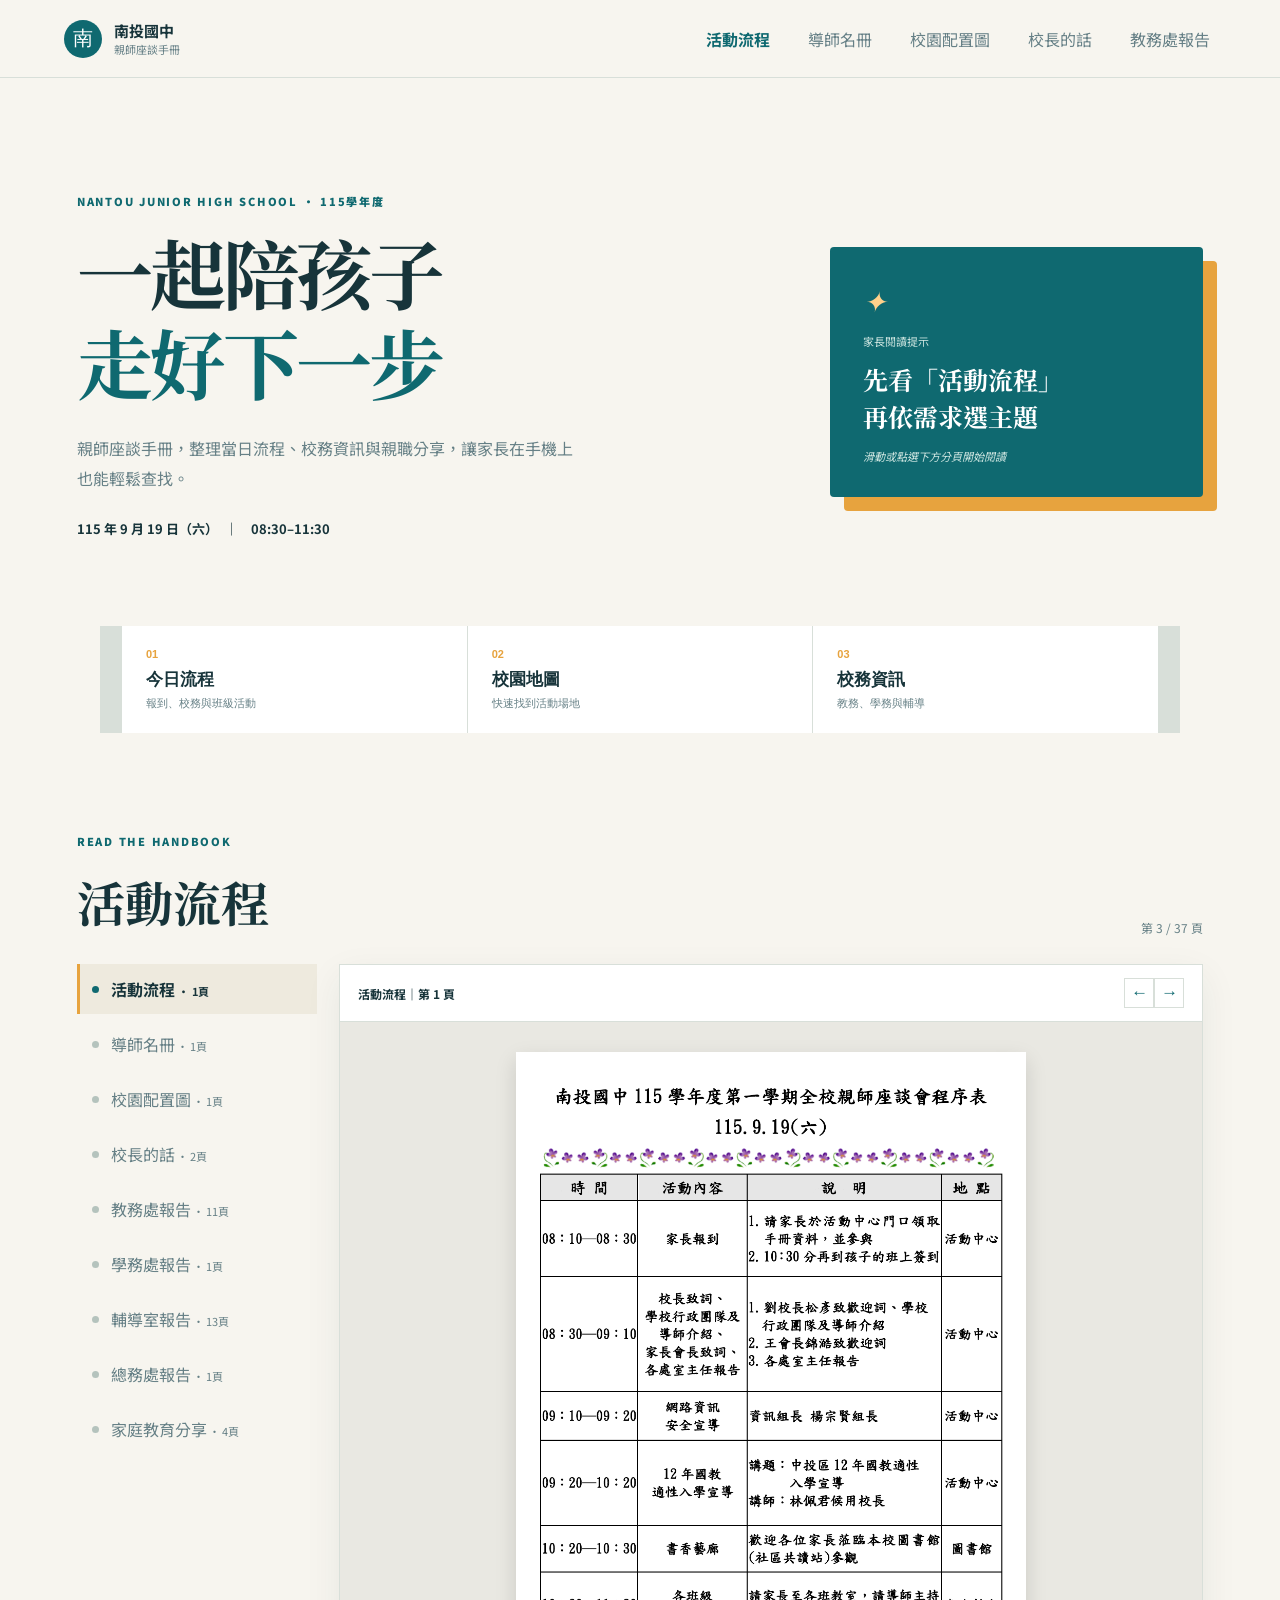
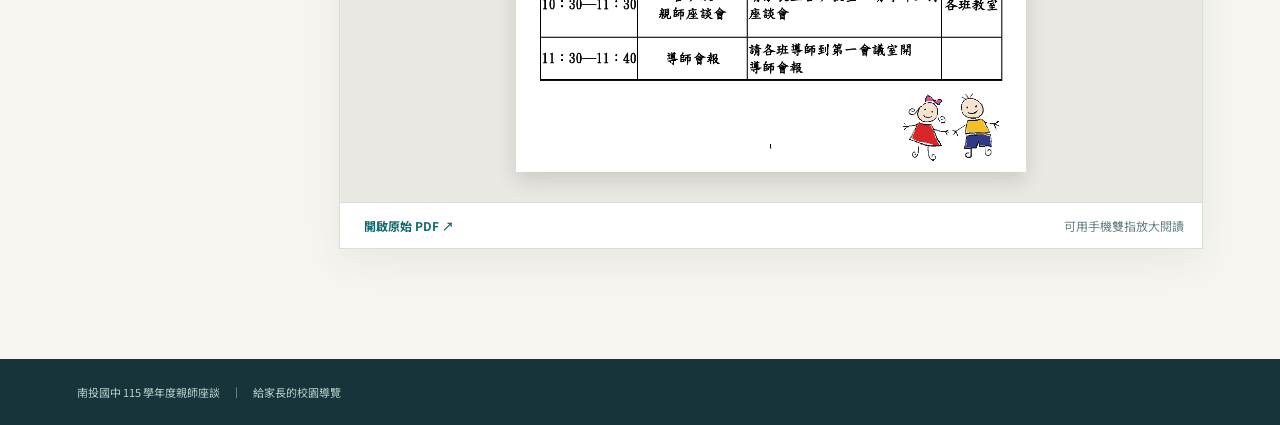
<file: index.html>
<!doctype html><html lang="zh-Hant"><head><meta charset="utf-8"><meta name="viewport" content="width=device-width,initial-scale=1"><title>南投國中｜親師座談手冊</title><link rel="preconnect" href="https://fonts.googleapis.com"><link href="https://fonts.googleapis.com/css2?family=Noto+Sans+TC:wght@400;500;700;900&family=Noto+Serif+TC:wght@600;900&display=swap" rel="stylesheet"><link rel="stylesheet" href="styles.css"></head><body>
<header><div class="brand"><span>南</span><div><b>南投國中</b><small>親師座談手冊</small></div></div><button id="menu">☰</button><nav id="nav"></nav></header>
<main><section class="hero"><div><p class="eyebrow">NANTOU JUNIOR HIGH SCHOOL · 115學年度</p><h1>一起陪孩子<br><em>走好下一步</em></h1><p class="intro">親師座談手冊，整理當日流程、校務資訊與親職分享，讓家長在手機上也能輕鬆查找。</p><p class="meta">115 年 9 月 19 日（六）　｜　08:30–11:30</p></div><aside><i>✦</i><small>家長閱讀提示</small><strong>先看「活動流程」<br>再依需求選主題</strong><em>滑動或點選下方分頁開始閱讀</em></aside></section>
<section class="quick"><button data-page="3"><b>01</b><strong>今日流程</strong><small>報到、校務與班級活動</small></button><button data-page="5"><b>02</b><strong>校園地圖</strong><small>快速找到活動場地</small></button><button data-page="8"><b>03</b><strong>校務資訊</strong><small>教務、學務與輔導</small></button></section>
<section class="reader" id="reader"><div class="heading"><div><p class="eyebrow">READ THE HANDBOOK</p><h2 id="sectionTitle">活動流程</h2></div><span id="count"></span></div><div class="layout"><aside class="tabs" id="tabs"></aside><article class="viewer"><div class="bar"><b id="label">活動流程</b><span><button id="prev">←</button><button id="next">→</button></span></div><div class="frame"><img id="page" src="pages/page-03.png" alt="手冊頁面"></div><div class="bottom"><button id="pdf">開啟原始 PDF ↗</button><span>可用手機雙指放大閱讀</span></div></article></div></section></main><footer>南投國中 115 學年度親師座談　｜　給家長的校園導覽</footer><script src="app.js"></script></body></html>
</file>
<file: styles.css>
:root{--ink:#17343a;--muted:#668086;--paper:#f7f5ef;--teal:#0f6970;--gold:#e7a33e;--line:#d8dfd9}*{box-sizing:border-box}body{margin:0;background:var(--paper);color:var(--ink);font-family:'Noto Sans TC',sans-serif}header{height:78px;display:flex;align-items:center;justify-content:space-between;padding:0 clamp(22px,5vw,80px);border-bottom:1px solid var(--line);background:#f7f5efeF;position:sticky;top:0;z-index:2;backdrop-filter:blur(14px)}.brand{display:flex;align-items:center;gap:12px}.brand>span{display:grid;place-items:center;width:38px;height:38px;background:var(--teal);color:white;border-radius:50%;font-family:serif;font-size:20px}.brand b,.brand small{display:block}.brand b{font-size:15px}.brand small{font-size:11px;color:var(--muted)}#nav{display:flex;gap:26px}#nav button,#menu{border:0;background:none;color:var(--muted);font:inherit;cursor:pointer}#nav button.active,#nav button:hover{color:var(--teal);font-weight:700}#menu{display:none;font-size:22px}.hero{max-width:1280px;margin:auto;padding:clamp(58px,9vw,120px) clamp(22px,6vw,100px) 75px;display:grid;grid-template-columns:1.3fr .7fr;gap:60px;align-items:center}.eyebrow{letter-spacing:.16em;color:var(--teal);font-size:11px;font-weight:900;margin:0 0 18px}.hero h1{font-family:'Noto Serif TC',serif;font-size:clamp(42px,6vw,76px);line-height:1.18;letter-spacing:-.04em;margin:0}.hero h1 em{font-style:normal;color:var(--teal)}.intro{max-width:500px;color:var(--muted);line-height:1.9;margin:26px 0}.meta{font-size:13px;font-weight:700} .hero aside{background:var(--teal);color:#fff;padding:33px;border-radius:4px;min-height:250px;display:flex;flex-direction:column;justify-content:space-between;box-shadow:14px 14px 0 var(--gold)}.hero aside i{font-size:28px;color:#ffd18b}.hero aside small,.hero aside em{color:#cde5e0;font-size:11px}.hero aside strong{font-family:'Noto Serif TC';font-size:25px;line-height:1.5}.quick{max-width:1080px;margin:0 auto 100px;padding:0 22px;display:grid;grid-template-columns:repeat(3,1fr);gap:1px;background:var(--line)}.quick button{text-align:left;border:0;background:#fff;padding:22px 24px;cursor:pointer;color:var(--ink)}.quick button:hover{background:#f2ead8}.quick b{display:block;color:var(--gold);font-size:11px}.quick strong{display:block;margin:8px 0 4px;font-size:17px}.quick small{color:var(--muted)}.reader{max-width:1280px;margin:auto;padding:0 clamp(22px,6vw,100px) 110px}.heading{display:flex;align-items:end;justify-content:space-between;margin-bottom:28px}.heading h2{font-family:'Noto Serif TC';font-size:clamp(30px,4vw,48px);margin:0}.heading>span{font-size:12px;color:var(--muted)}.layout{display:grid;grid-template-columns:240px 1fr;gap:22px}.tabs{display:flex;flex-direction:column;gap:5px}.tabs button{display:flex;align-items:center;gap:12px;text-align:left;border:0;border-left:3px solid transparent;background:transparent;color:var(--muted);padding:13px 12px;cursor:pointer;font:inherit}.tabs button small{font-size:11px}.tabs button.active{border-left-color:var(--gold);background:#eeeade;color:var(--ink);font-weight:700}.dot{width:7px;height:7px;border-radius:50%;background:#b5c3bd}.active .dot{background:var(--teal)}.viewer{background:#fff;border:1px solid var(--line);box-shadow:0 12px 35px #16343a12}.bar,.bottom{display:flex;justify-content:space-between;align-items:center;padding:13px 18px;color:var(--muted);font-size:12px}.bar{border-bottom:1px solid var(--line);color:var(--ink)}.bar button{width:30px;height:30px;border:1px solid var(--line);background:#fff;color:var(--teal);cursor:pointer;font-size:17px}.frame{background:#e9e8e2;padding:clamp(10px,3vw,30px);display:grid;place-items:center;min-height:480px}.frame img{display:block;max-width:100%;height:auto;max-height:720px;box-shadow:0 8px 20px #0002}.bottom{border-top:1px solid var(--line)}#pdf{border:0;background:none;color:var(--teal);cursor:pointer;font:inherit;font-weight:700}footer{padding:25px clamp(22px,6vw,100px);background:var(--ink);color:#bad0cc;font-size:11px}@media(max-width:760px){header{height:64px}#menu{display:block}#nav{display:none;position:absolute;top:64px;left:0;right:0;background:var(--paper);padding:15px 22px;flex-direction:column;gap:3px;border-bottom:1px solid var(--line)}#nav.open{display:flex}.hero{display:block;padding-top:58px}.hero aside{margin-top:42px}.quick{grid-template-columns:1fr;margin-bottom:70px}.layout{display:block}.tabs{display:grid;grid-template-columns:repeat(2,1fr);margin-bottom:20px}.tabs button{padding:10px 8px;font-size:13px}.frame{min-height:300px}.heading{align-items:start;flex-direction:column;gap:9px}}
</file>
